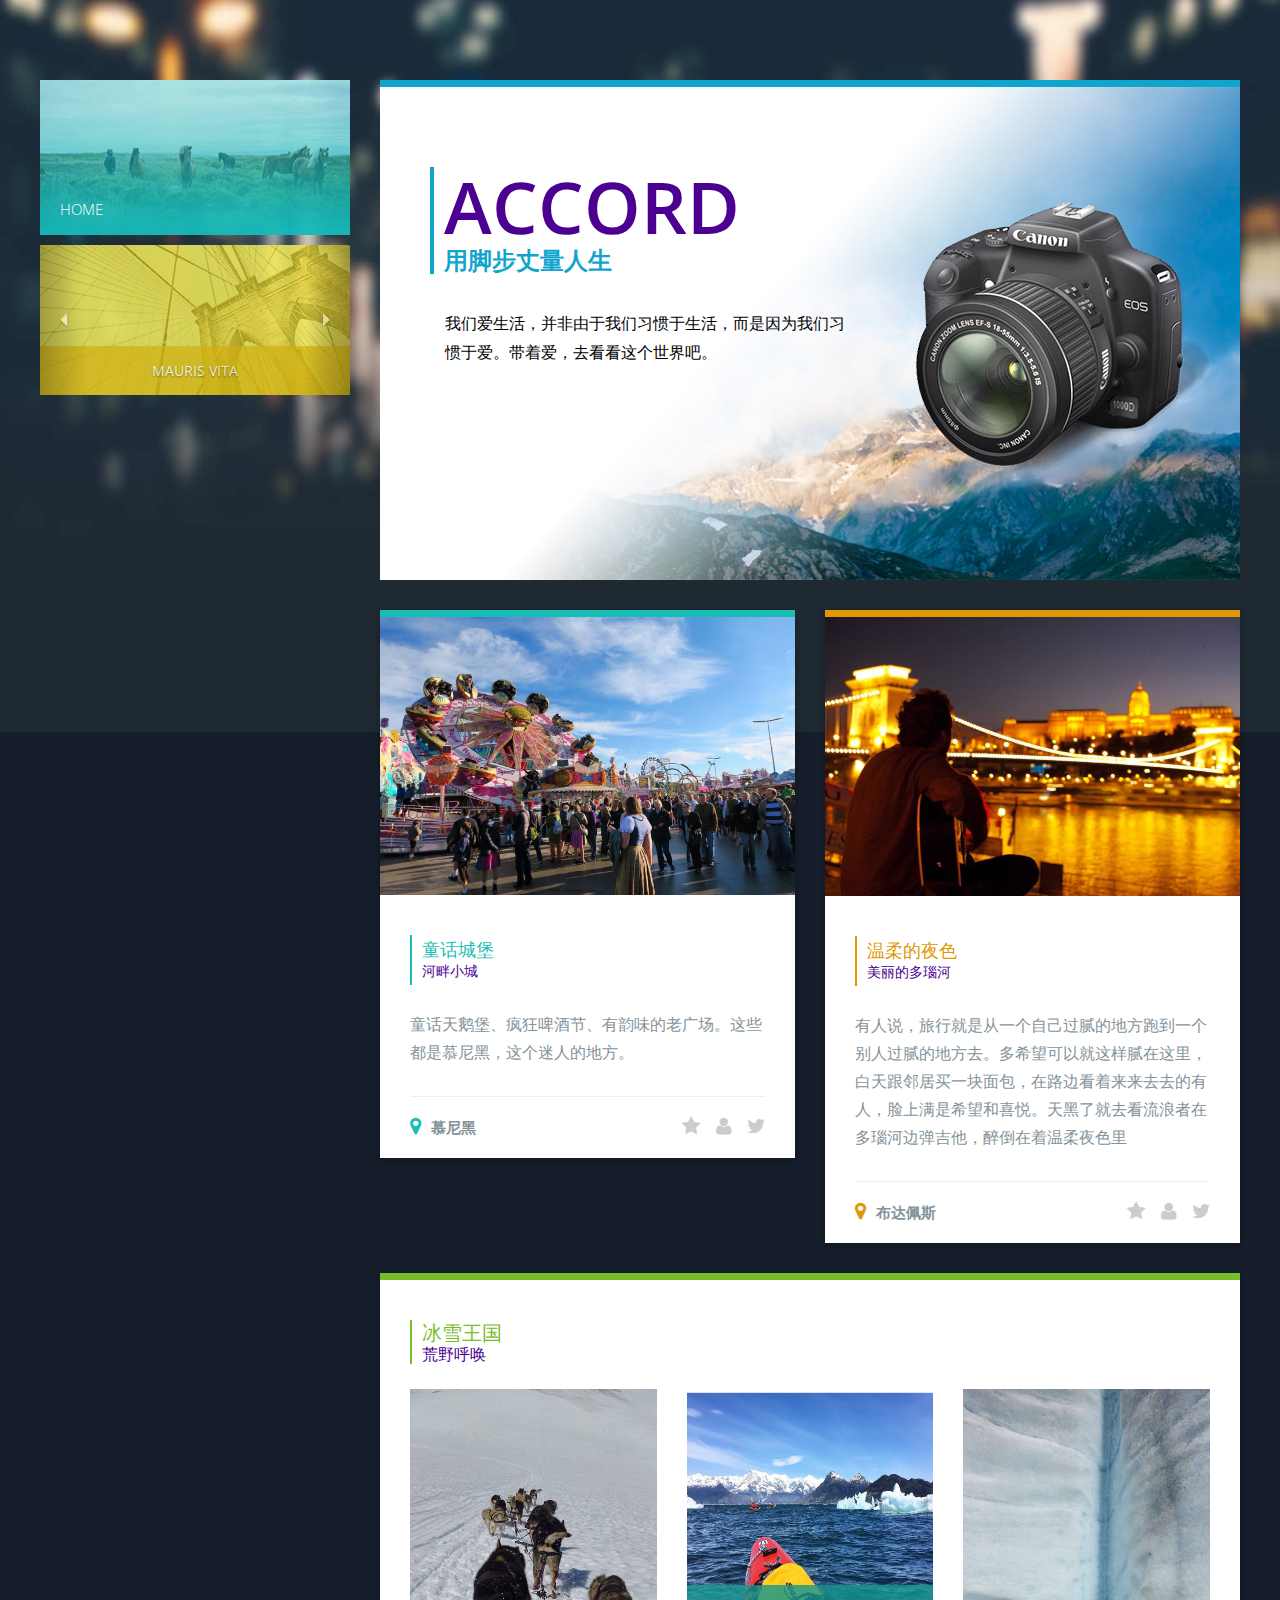
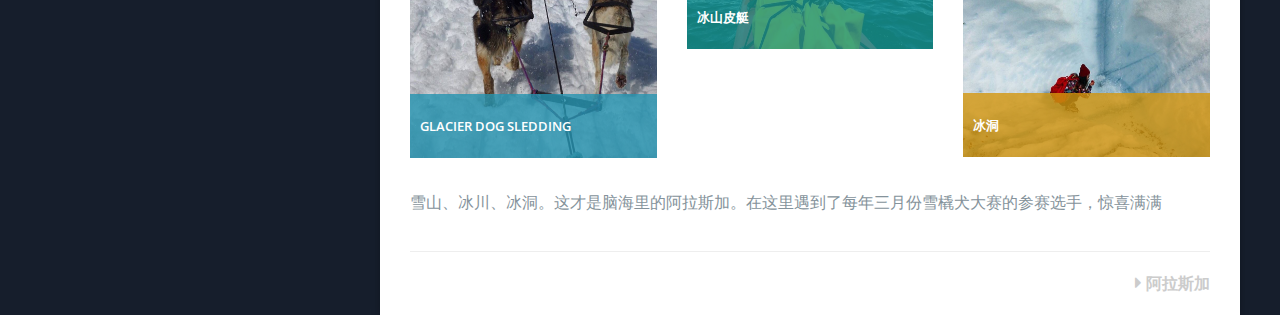
<file: travelling.html>
<!DOCTYPE html>
<html lang="en">
<head>
    <meta charset="UTF-8">
    <meta http-equiv="X-UA-Compatible" content="IE=edge">
    <meta name="viewport" content="width=device-width, initial-scale=1.0">
    
    <link rel='stylesheet' type='text/css' href='http://fonts.useso.com/css?family=Open+Sans:300,400,600,700,400italic'>
    <link rel="stylesheet" type="text/css" href="css/bootstrap.min.css">
    <link rel="stylesheet" type="text/css" href="font-awesome/css/font-awesome.min.css">    
    <link rel="stylesheet" type="text/css" href="css/style.css">
    <title>Accord  life</title>
</head>

<body>
    <div class="main-body">	
        <div class="container">
            <div class="row">               
                <div class="main-page">

                    <aside class="main-navigation">
                        <div class="main-menu">

                            <div class="menu-container">
                                <div class="block-keep-ratio block-keep-ratio-2-1 block-width-full home">                                    
                                    <a href="index.html" class="block-keep-ratio__content  main-menu-link">
                                        <span class="main-menu-link-text">
                                            HOME    
                                        </span>                                        
                                    </a>
                                </div>                                
                            </div>

                            <!-- sidebar carousel -->
                            <div class="menu-container">
                                <div class="mauris">
                                    <div id="carousel-menu" class="carousel slide" data-ride="carousel">
                                        <!-- Wrapper for slides -->
                                        <div class="carousel-inner" role="listbox">
                                            <div class="item active">
                                                <img src="images/slider-img-1.png" alt="slider">
                                                <div class="carousel-caption menu-caption">
                                                    mauris vita
                                                </div>
                                            </div>
                                            <div class="item">
                                                <img src="images/menu-bg-home.png" alt="slider">
                                                <div class="carousel-caption menu-caption">
                                                    lorem ipsum
                                                </div>
                                            </div>
                                        </div>

                                        <!-- Controls -->
                                        <a class="left carousel-control" href="#carousel-menu" role="button" data-slide="prev">
                                            <span class="fa fa-caret-left" aria-hidden="true"></span>
                                            <span class="sr-only">Previous</span>
                                        </a>
                                        <a class="right carousel-control" href="#carousel-menu" role="button" data-slide="next">
                                            <span class="fa fa-caret-right" aria-hidden="true"></span>
                                            <span class="sr-only">Next</span>
                                        </a>
                                    </div>
                                </div> <!-- .mauris -->
                            </div>
                        </div> <!-- main-menu -->
                    </aside> <!-- main-navigation -->
                    
                    <!-- <div class="copyrights">Collect from <a href="http://www.cssmoban.com/" >企业网站模板</a></div>
 -->
                    <div class="content-main">
                        <div class="row margin-b-30">
                            <div class="col-xs-12 col-sm-12 col-md-12 col-lg-12">
                                <div class="banner-main-home">                                
                                    <div class="banner-main-home-text">
                                        <div class="heading">
                                            <h1>ACCORD</h1>
                                            <p class="text-uppercase">用脚步丈量人生</p>
                                        </div>
                                        <div class="desc">
                                            <p>我们爱生活，并非由于我们习惯于生活，而是因为我们习惯于爱。带着爱，去看看这个世界吧。</p>
                                        </div>
                                    </div>
                                    <img src="images/home-img-1.png" alt="Image" class="img-responsive">
                                </div>                        
                            </div>    
                        </div>
                        <div class="row margin-b-30">
                            <div class="col-xs-12 col-sm-12 col-md-6 col-lg-6">
                                <div class="box london">
                                    <div class="box-icon">
                                        <img src="images/home-img-2.jpg" alt="Image" class="img-responsive">
                                    </div>
                                    <div class="info float-container">
                                        <div class="col-sm-12 london-title">
                                            <h3 class="text-uppercase">童话城堡</h3>
                                            <h4 class="text-uppercase">河畔小城</h4>
                                        </div>
                                        <p>童话天鹅堡、疯狂啤酒节、有韵味的老广场。这些都是慕尼黑，这个迷人的地方。</p><hr />
                                        <div class="col-sm-12 location-main"> 
                                            <div class="pull-left location">
                                                <i class="fa fa-map-marker fa-2x"></i><span>慕尼黑</span>
                                            </div>
                                            <div class="pull-right user-icons">
                                                <a href="#"><i class="fa fa-star fa-2x"></i></a>
                                                <a href="#"><i class="fa fa-user fa-2x"></i></a>
                                                <a href="#"><i class="fa fa-twitter fa-2x"></i></a>
                                            </div>
                                        </div>
                                    </div>
                                </div>
                            </div>

                            <div class="col-xs-12 col-sm-12 col-md-6 col-lg-6">
                                <div class="box paris">
                                    <div class="box-icon">
                                        <img src="images/home-img-3.jpg" alt="Image" class="img-responsive">
                                    </div>
                                    <div class="info float-container">
                                        <div class="col-sm-12 london-title paris-title">
                                            <h3 class="text-uppercase">温柔的夜色</h3>
                                            <h4 class="text-uppercase">美丽的多瑙河</h4>
                                        </div>
                                        <p>有人说，旅行就是从一个自己过腻的地方跑到一个别人过腻的地方去。多希望可以就这样腻在这里，白天跟邻居买一块面包，在路边看着来来去去的有人，脸上满是希望和喜悦。天黑了就去看流浪者在多瑙河边弹吉他，醉倒在着温柔夜色里</p><hr />
                                        <div class="col-sm-12 location-main"> 
                                            <div class="pull-left location location2">
                                                <i class="fa fa-map-marker fa-2x"></i><span>布达佩斯</span>
                                            </div>
                                            <div class="pull-right user-icons">
                                                <a href="#"><i class="fa fa-star fa-2x"></i></a>
                                                <a href="#"><i class="fa fa-user fa-2x"></i></a>
                                                <a href="#"><i class="fa fa-twitter fa-2x"></i></a>
                                            </div>
                                        </div>
                                    </div>
                                </div>
                            </div>
                        </div> <!-- row -->
                        <div class="row">
                            <div class="col-xs-12 col-sm-12 col-md-12 col-lg-12">
                                <div class="box bottom-main">
                                    <div class="info float-container">
                                        <div class="col-sm-12 bottom-title">
                                            <h3 class="text-uppercase">冰雪王国</h3>
                                            <h4 class="text-uppercase">荒野呼唤</h4>
                                        </div>
                                        <div class="row">
                                            <div class="col-xxs-12 col-xs-6 col-sm-6 col-md-4 col-lg-4">
                                                <div class="bottom-img">
                                                    <img src="images/home-img-4.jpg" alt="Image">
                                                    <p class="first">Glacier dog sledding</p>    
                                                </div>                                      
                                            </div>
                                            <div class="col-xxs-12 col-xs-6 col-sm-6 col-md-4 col-lg-4">
                                                <div class="bottom-img">
                                                    <img src="images/home-img-5.jpg" alt="Image">
                                                    <p class="second">冰山皮艇</p>    
                                                </div>                                      
                                            </div>
                                            <div class="col-xxs-12 col-xs-6 col-sm-6 col-md-4 col-lg-4">
                                                <div class="bottom-img">
                                                    <img src="images/home-img-6.jpg" alt="Image">
                                                    <p class="third">冰洞</p>    
                                                </div>                                      
                                            </div>
                                        </div>
                                        <p class="bottom-desc">雪山、冰川、冰洞。这才是脑海里的阿拉斯加。在这里遇到了每年三月份雪橇犬大赛的参赛选手，惊喜满满 </p><hr />
                                        <div class="col-sm-12 location-main"> 
                                            <div class="pull-right bottom-user">
                                                <a href="#"><i class="fa fa-caret-right"></i><span>阿拉斯加</span></a>
                                            </div>
                                        </div>
                                    </div>
                                </div>
                            </div>
                        </div> <!-- row -->
                    </div> <!-- .content-main -->
                </div> <!-- .main-page -->
            </div> <!-- .row -->           
            <!-- .row -->      
        </div> <!-- .container -->
    </div> <!-- .main-body -->

    <!-- JavaScript -->
    <script src="js/jquery-1.11.3.min.js"></script>
    <script src="js/bootstrap.min.js"></script>

</body>
</html>
</file>
<file: css/style.css>
/*
    [ IMPORT RESOURCES ]
*/
 @import url(http://fonts.useso.com/css?family=Raleway:200,300,400,500);
 @import url(http://fonts.useso.com/css?family=Open+Sans:100,300,700,800);

/*
    [ TYPHOGRAPY ]
*/
 body {
    font-family:'Open Sans', sans-serif;
    color: #85939b;
}
h1, h2, h3, h4, h5, h6 {
    font-family:'Open Sans', sans-serif;
    color: #4B0091;
}
h3, h4, h5 {
    font-family:'Raleway', sans-serif;
    font-weight: 200;
    margin-bottom: 30px;
}
p {
    font-size: 16px;
    line-height: 28px;
    font-weight: 300;
    margin-bottom: 30px;
}
iframe{
    border:0;
    outline: 0;
}
.header-content {
    margin-bottom: 40px;
    color: #FFF;
    text-align: center;
}
.header-content h2 {
    font-weight: 300;
    font-size: 40px;
}
.header-content h3 {
    font-family:'Raleway', sans-serif;
    font-weight: 200;
    text-transform: capitalize;
    font-size: 24px;
}
ul.list li:before {
    position: absolute;
    left: 3px;
    font-family:'FontAwesome';
    content:'\f105';
}
ul.list {
    padding-left: 28px;
    padding-bottom: 10px;
    list-style: none;
    position: relative;
    font-size: 16px;
    line-height: 28px;
    font-weight: 300;
}
.copyrights{
	text-indent:-9999px;
	height:0;
	line-height:0;
	font-size:0;
	overflow:hidden;
}
/*
    [ GENERAL ELEMENTS ]
*/
 a {
    -webkit-transition: all .3s ease-in-out;
    -moz-transition: all .3s ease-in-out;
    -ms-transition: all .3s ease-in-out;
    -o-transition: all .3s ease-in-out;
    transition: all .3s ease-in-out;
    color: #DDAD02;
}
a:hover {
    color: #232a2f;
    text-decoration: none;
}
#main-wrapper {
    width: 100%;
    position: relative;
}
blockquote {
    margin-left: 20px;
}
blockquote p {
    margin-bottom: 10px !important;
}
code {
    display: block;
    padding: 4px 8px;
    font-size: 90%;
    color: #c7254e;
    white-space: inherit;
    background-color: #f9f2f4;
    border-radius: 2px;
}
footer {
    background: #fff;
    padding:40px;
}
footer p {
    font-size: 14px;
    text-align: center;
}
footer .social{
    text-align: center;
    margin-bottom: 20px;
}
footer .social a {
    width: 31px;
    height: 31px;
    position: relative;
    text-align: center;
    color: #202020;
    display: inline-block;
    margin-right: 5px;
    line-height: 28px;
    font-size: 16px;
    border: 1px solid #202020;
}
footer .social a:hover {
    background: #202020;
    color: #FFF;
}
footer .social a i{
    line-height: 28px;
}

#menu {
    position: fixed;
    width: 220px;
    background: #fff;
    height: 100%;
    left: 0;
    font-family:'Raleway', sans-serif;
}
#menu .navbar-toggle {
    margin-top: 11px;
}
#menu .navbar-brand {
    padding-top: 10px;
    padding-bottom: 20%;
    padding-left: 30px;
}
#menu .navbar {
    border-radius: 0;
    background: transparent;
    border: none;
    padding-top: 20%;
}
#menu .navbar-collapse {
    padding-left: 20px;
}
#menu .navbar-header, #menu .navbar-nav, #menu .navbar-nav li {
    float: none;
    margin-left: -10px;
}
#menu .navbar-default .navbar-nav>li>a {
    color: #232a2f;
    font-size: 13px;
    font-weight: 300;
    letter-spacing:1.5px;
    text-transform: uppercase;
    padding-left: 30px;
}
#menu .navbar-default .navbar-nav>li>a:hover {
    background: rgba(38, 41, 46, .2);
}
#menu .navbar-default .navbar-nav>.active>a, .navbar-default .navbar-nav>.active>a:hover, .navbar-default .navbar-nav>.active>a:focus {
    background: transparent;
    color: #9B59B6;
}
#menu .navbar-nav {
    margin: 7.5px -15px;
}
#menu .navbar-nav .opens .dropdown-menu {
    position: static;
    float: none;
    width: auto;
    margin-top: 0;
    border: 0;
    box-shadow: none;
    background-color: transparent;
}
#menu .navbar-default .navbar-nav .opens .dropdown-menu>li>a {
    color: #777;
}
#menu .navbar-nav .opens .dropdown-menu>li>a {
    line-height: 20px;
}
#container {
    position: relative;
    margin-left: 220px;
}
#container section {
    padding: 60px;
}
#container section {
    background: #f7f8f9;
}
#container section.gray {
    background: #eceff1;
}
.mg-bt-80 {
    margin-bottom: 80px;
}
.mg-bt-60 {
    margin-bottom: 60px;
}
.mg-bt-40 {
    margin-bottom: 40px;
}
.to-top-btn {
    background: #9B9F9F;
    border-radius: 0;
    color: #fff;
    display: block;
    font-size: 18px;
    line-height: 38px;
    margin: 0 auto;
    position: fixed;
    right: 15px;
    bottom: 15px;
    text-align: center;
    width: 40px;
    height: 40px;
}
.to-top-btn:hover{
    color: #9B59B6;
}
.btn {
    border-radius: 0;
    padding: 8px 13px;
    margin-right: 5px;
    -webkit-transition: all .3s ease-in-out;
    -moz-transition: all .3s ease-in-out;
    -ms-transition: all .3s ease-in-out;
    -o-transition: all .3s ease-in-out;
    transition: all .3s ease-in-out;
}
/*
    [ Preloader ]
*/
#preloader {
	background: #FFF;
	bottom: 0;
	left: 0;
	position: fixed;
	right: 0;
	top: 0;
	z-index: 9999;
}
#status {
	background-image: url(../images/Preloader_7.gif);
	background-position: center;
	background-repeat: no-repeat;
	height: 200px;
	left: 50%;
	margin: -100px 0 0 -100px;
	position: absolute;
	top: 50%;
	width: 200px;
}
/* 
    [PAGES STYLE]
*/

/* ====== HOME ====== */
 #container section.home {
    padding: 0px;
}

.home .bg-parallax {
    background: url(../images/cover.jpg);
    background-color: #222;
    background-attachment: fixed;
    background-repeat: no-repeat;
    background-position: 50% 50%;
    -webkit-background-size: cover;
    -moz-background-size: cover;
    -o-background-size: cover;
    background-size: cover;
    padding: 0;
    position: relative;
}
.home-overlay {
    background-color: rgba(44, 62, 80, 0.3);
    background-image: url("../images/pattern.png");
    background-repeat: repeat;
    height: 100%;
    left: 0;
    position: absolute;
    top: 0;
    width: 100%;
    z-index: 0;
}
.intro {
    position: absolute;
    width: 100%;
    top: 50%;
    left: 0;
    text-align: center;
    -webkit-transform: translate(0%, -50%);
    -moz-transform: translate(0%, -50%);
    -ms-transform: translate(0%, -50%);
    -o-transform: translate(0%, -50%);
    transform: translate(0%, -50%);
    padding: 0 15px;
    color: #fff;
}
.intro h2,.intro h3{
    color: #fff;
    margin: 15px;
}

.home .slide-filter {
    display: block;
    position: absolute;
    width: 120%;
    height: 120%;
    left: 0;
    top: 0;
    background:rgba(0, 0, 0, 0.5);
}
.home .slide-text {
    position: absolute;
    display: block;
    bottom:35%;
    right: 0;
    left:-220px;
    width: 100%;
    padding: 0 10px;
    z-index: 22;
    max-width: 800px;
    margin: 0 auto;
    text-align: center;
}
.home .slide-text h1{
    font-family:'华文行楷', sans-serif;
    font-weight: 300;
    text-transform: uppercase;
    font-size: 80px;
    line-height: 69px;
    letter-spacing: 2px;
    color: #A6FFFF;
    position: relative;
}
.home .slide-text h2 {
    font-family:'Molengo', sans-serif;
    font-weight: 300;
    text-transform: uppercase;
    font-size: 60px;
    line-height: 69px;
    letter-spacing: 2px;
    color: #ADFFDC;
    position: relative;
}
.home .slide-text h3 {
    font-family:'华文行楷', sans-serif;
    font-weight: 300;
    text-transform: uppercase;
    font-size: 64px;
    line-height: 72px;
    letter-spacing: 2px;
    color: #E6CAFF;
    position: relative;
}
.home .slide-text h4 {
    font-family:'Molengo', sans-serif;
    font-weight: 300;
    text-transform: uppercase;
    font-size: 65px;
    line-height: 69px;
    letter-spacing: 2px;
    color: #FFF0AC;
    position: relative;
}
.home .slide-text span {
    font-family:'Molengo', sans-serif;
    font-weight: 300;
    font-size: 38px;
    line-height: 44px;
    letter-spacing: 0px;
    color: #F3F3FA;
    position: relative;
}
.home .slide-text h5 {
    font-family:'华文新魏', sans-serif;
    font-weight: 300;
    text-transform: uppercase;
    font-size: 45px;
    line-height: 44px;
    letter-spacing: 0px;
    color: #F3F3FA;
    position: relative;
}
.home .slides-navigation {
    margin: 0 auto;
    position: absolute;
    z-index: 2;
    width: 100%;
    bottom: 0%;
    height: 45px;
}
.home .slides-navigation a {
    position: absolute;
    font-size: 40px;
    font-weight: 300;
    top: 0;
    right: 0;
    line-height: 35px;
    z-index: 1;
    bottom: 21px;
    color: #232a2f;
}
.home .slides-navigation a:hover {
    color: #DDAD02;
}
.home .slides-navigation a.prev, .home .slides-navigation a.next {
    background: #f7f8f9;
    width: 45px;
    height: 45px;
    text-align: center;
}
.home .slides-navigation a.prev {
    right: 47px;
}
/* ====== Resume====== */

.service {
    width: 100%;
    height: 320px;
    margin: 40px 0;
    text-align: center;
    border: 1px solid #ddd;
    -webkit-transition: all 0.3s ease;
    transition: all 0.3s ease;
}

.service .icon-holder {
    position: relative;
    top: 50px;
    display: inline-block;
    margin-bottom: 0px;
    padding: 10px;
    background: #FAF4FF;
    -webkit-transition: all 0.3s ease;
    transition: all 0.3s ease;
    font-size: 50px;
    color: #9B59B6;
}

.service .heading {
    position: relative;
    top: 80px;
    -webkit-transition: all 600ms cubic-bezier(0.68, -0.55, 0.265, 1.55);
    transition: all 600ms cubic-bezier(0.68, -0.55, 0.265, 1.55);
}

.service:hover {
    border-color: #9B59B6;
}

.service:hover .icon-holder {
    top: -50px;
}

.service:hover .heading {
    top: -30px;
}

.service .description {
    width: 80%;
    margin: 0 auto;
    opacity: 0;
    -webkit-transition: all 600ms cubic-bezier(0.68, -0.55, 0.265, 1.55);
    transition: all 600ms cubic-bezier(0.68, -0.55, 0.265, 1.55);
    -webkit-transform: scale(0);
    -ms-transform: scale(0);
    transform: scale(0);
    font-size: 17px;
    line-height: 25px;
    letter-spacing: 1px;
    color: #2F0000;
}

.service:hover .description {
    opacity: 1;
    -webkit-transform: scale(1);
    -ms-transform: scale(1);
    transform: scale(1);
}

/* ====== Portfolio ====== */
 .portfolio {
    padding-top: 60px;
    padding-bottom: 80px;
    background: #F4F4F4;
}
.portfolioContainer {
    padding: 20px;
}
.portfolio .portfolio-item {
    opacity: 0;
    display: none;
    margin: 0;
    padding: 0;
}
.portfolio .portfolio-item img {
    width: 100%;
    height: auto;
}
.portfolioFilter {
    font-weight: 400;
    margin-bottom: 20px;
    list-style: none;
}
.portfolioFilter li {
    margin-right: 10px;
    text-decoration:none;
    font-size: 15px;
    font-weight: 300;
    text-align: center;
    display: inline;
    cursor: pointer;
    border: 1px solid;
    padding: 5px 10px;
    line-height: 45px;
}
.portfolioFilter li.active {
    background: #9b59b6 none repeat scroll 0 0;
    border: 1px solid #9b59b6;
    color: #fff;
}
.portfolio-item {
    position: relative;
    color: #ffffff;
    line-height: 0;
    margin-top: 10px;
    margin-bottom: 10px;
    -webkit-transition: all .3s ease-in-out;
    -moz-transition: all .3s ease-in-out;
    -ms-transition: all .3s ease-in-out;
    -o-transition: all .3s ease-in-out;
    transition: all .3s ease-in-out;
}
.project-hover {
    position: absolute;
    width: 100%;
    height: 100%;
    overflow: hidden;
    color: rgba(255, 255, 255, 0.0);
    background: rgba(0, 0, 0, 0.0);
    font-size: 18px;
    font-weight: 400;
    letter-spacing: 0.4em;
    line-height: 20px;
    text-transform: uppercase;
    visibility: visible;
    -webkit-transition: all .3s ease-in-out;
    -moz-transition: all .3s ease-in-out;
    -ms-transition: all .3s ease-in-out;
    -o-transition: all .3s ease-in-out;
    transition: all .3s ease-in-out;
}
.portfolio-item a:hover > .project-hover {
    color: rgba(255, 255, 255, 1);
    cursor: crosshair;
    background: rgba(0, 0, 0, 0.5);
    -webkit-transition: all .3s ease-in-out;
    -moz-transition: all .3s ease-in-out;
    -ms-transition: all .3s ease-in-out;
    -o-transition: all .3s ease-in-out;
    transition: all .3s ease-in-out;
}
.project-hover span {
    display: inline-block;
    position: absolute;
    left: 50%;
    top: 50%;
    -webkit-transform: translate(-50%, -50%);
    -ms-transform: translate(-50%, -50%);
    transform: translate(-50%, -50%);
}
.portfolio-item a:hover > .project-hover span {
    padding: 15px 0;
    font-family:'华文新魏', sans-serif;
    font-size: 40px;
    font-weight: 400;
    letter-spacing: 0.4em;
    line-height: 45px;
    color:#BBFFFF;
}  
.project-hover b {
    color: rgba(255, 255, 255, 0.0);
    font-size: 14px;
    font-style: italic;
    font-weight: normal;
    letter-spacing: 0;
    text-transform: none;
    padding-top: 0;
    display: inline-block;
    -webkit-transition: all .3s ease-in-out;
    -moz-transition: all .3s ease-in-out;
    -ms-transition: all .3s ease-in-out;
    -o-transition: all .3s ease-in-out;
    transition: all .3s ease-in-out;
}
.project-hover span.plus {
    font-size: 120px;
    font-weight: 100;
}
.portfolio-item a:hover > .project-hover b {
    color: rgba(255, 255, 255, 0.5);
    -webkit-transition: all .3s ease-in-out;
    -moz-transition: all .3s ease-in-out;
    -ms-transition: all .3s ease-in-out;
    -o-transition: all .3s ease-in-out;
    transition: all .3s ease-in-out;
}

/* ====== Testimonial ====== */
 .testimonial {
    text-align: center;
}
.testimonial ul li {
    list-style: none;
    padding: 0;
}
.testimonial .icon-testimonial {
    font-size: 35px;
    padding-bottom: 15px;
    color: #DDAD02;
}
.testimonial span {
    padding-top: 20px;
    display: block;
    position: relative;
}
.client-photos a{
    outline: 0;
}
.client-photo{
    border: 1px solid rgba(0, 0, 0, 0.1);
    border-radius: 0;
    box-sizing: border-box;
    display: inline-block;
    height: 100px;
    margin-right: 20px;
    padding: 10px;
    transition: all 0.3s linear 0s;
    width: 100px;
}
.client-photo.active{
    border: 1px solid #9B59B6;
}
.client-photos img {
    opacity: 0.4;
    transition: all 0.3s linear 0s;
    width: 100%;
}
.client-photos .active img {
    opacity: 1;
}
/* ====== Teams ====== */
 .about .teams {
    color: #202020;
    background: #FFF;
    margin-bottom: 40px;
    position: relative;
    z-index: 1;
    text-align: center;
}
.about .teams .pict {
    position: relative;
    box-shadow: inset 0 1px 0 rgba(255, 255, 255, 0.4);
}
.about .teams .pict img {
    position: relative;
    z-index: -1;
    max-width: 100%;
    width: 100%;
}
.about .teams h3 {
    margin-bottom: 20px;
    color: #202020;
    font-weight: 400;
}
.about .teams .desc {
    padding:25px;
}
.about .teams span {
    font-size: 13px;
    font-weight: 700;
    display: block;
    position: relative;
    padding-bottom: 30px;
}
.about .social a {
    width: 31px;
    height: 31px;
    position: relative;
    text-align: center;
    color: #202020;
    display: inline-block;
    margin-right: 5px;
    line-height: 28px;
    font-size: 16px;
    border: 1px solid #202020;
}
.about .social a:hover {
    background: #202020;
    color: #FFF;
}
.about canvas {
    width: 100%;
}

/* ====== Clients ====== */
.clients .client-slider {
    list-style: none;
    padding-left: 0;
    position: relative;
    display: block;
    margin: 0 auto;
}
.clients .client-slider li {
    margin: 5px 5px;
    display: inline-block;
    text-align: center;
}
/* ====== Blog ====== */
 .blog-front article {
    position: relative;
    z-index: 1;
    margin-bottom: 40px;
}
.blog-front article .blog-thumb {
    position: relative;
    box-shadow: inset 0 1px 0 rgba(255, 255, 255, 0.4);
}
.blog-front article .blog-thumb img {
    z-index: -1;
    width: 100%;
    max-width: 100%;
    position: relative;
}
.blog-front article .post-area *{
    text-align: center;
}
.blog-front article .post-area h2 {
    margin-bottom: 20px;
    margin-top: 20px;
}
.blog-front article .post-area .post-title h3{
    margin-top: 14px;
    font-size: 25px;
    margin-bottom: 0;
    font-weight: 400;
    font-family:'华文新魏', sans-serif;
    letter-spacing: 0.4em;
    line-height: 45px;
    color:#FF5151;
    background: #FFECEC;
}
.blog-front article .post-area .post-content {
    margin-top: 5px;
    font-size: 20px;
    font-family:'楷体', sans-serif;
    margin-bottom: 0;
    font-weight: 400;
    letter-spacing: 0.4em;
    line-height: 30px;
    color:#000000;
}
.blog-front article .post-area .post-cat h4{
    margin-top: 14px;
    font-size: 40px;
    margin-bottom: 0;
    font-weight: 400;
    font-family:'华文行楷', sans-serif;
    letter-spacing: 0.4em;
    line-height: 45px;
    color:#000000;
}
.blog-front article .post-area .post-cat h5{
    margin-top: 14px;
    font-size: 40px;
    margin-bottom: 0;
    font-weight: 400;
    font-family:'华文行楷', sans-serif;
    letter-spacing: 0.4em;
    line-height: 45px;
    color:#000000;
}
/* ====== Subscription ====== */
 .subscribe .form-control{
    display: inline-block;
    width: 300px;
    max-width: 100%;
    vertical-align: top;
    margin-bottom: 10px;
}

/* ====== CTA ======*/
#container section.cta{
    background: rgba(0,0,0,0.8);
    color: #fff;
}
.cta h3{
    color: #fff;
}
.cta .btn{
    color: #000;
    height: auto;
    background: #fff;
}
/* ====== Contact ======*/

 .contact {
    position: relative;
}
.contact form {
    margin-bottom: 40px;
}
.contact form .form-group {
    margin-bottom: 2px;
}
.contact form input, .contact form textarea {
    border-radius: 0;
    background: rgba(0, 0, 0, .07);
    color: #85939b;
    border:none;
    border-left:1px solid #DDAD02;
    box-shadow: none;
}
.contact form input {
    height: 50px;
}
.contact form input:focus, .contact form textarea:focus {
    box-shadow: none;
    border:1px solid #DDAD02;
}
.address{
    text-align: left;
}
.office{
    list-style: none;
    padding: 0;
    line-height: 25px;
}
/* ====== Blog Page ====== */
 #container section.blog {
    padding-top: 100px;
    padding-bottom: 100px;
    background: #D2E9FF;
}
#primary {
    padding-right: 20px;
    margin-right: 20px;
    border-right:1px solid #e5e8eb;
    margin-bottom: 40px;
}
#primary .pagination {
    margin: 60px 0 10px;
    display: inline-block;
}
#primary .pagination li {
    display: inline-block;
}
#primary .pagination li a {
    width: 35px;
    font-family:'Open Sans', sans-serif;
    font-size: 16px;
    color: #85939b;
    height: 35px;
    margin-right: 10px;
    margin-bottom: 8px;
    border-radius: 0;
    background: #eceff1;
    border:none;
    text-align: center;
    line-height: 35px;
    display: block;
    padding:0;
    -webkit-transition: all .5s ease-in-out;
    -moz-transition: all .5s ease-in-out;
    -ms-transition: all .5s ease-in-out;
    -o-transition: all .5s ease-in-out;
    transition: all .5s ease-in-out;
}
#primary .pagination li:hover a {
    background: #DDAD02;
    color: #FFF;
}
#primary .pagination li.active a:hover {
    pointer-event:none;
    transform: none;
    -ms-transform: none;
    /* IE 9 */
    -webkit-transform: none;
    /* Safari and Chrome */
    -o-transform: none;
    /* Opera */
    -moz-transform: none;
}
#primary .pagination li.active a {
    color: #FFF;
    background: #DDAD02;
}
.sidebar {
    padding-left: 0;
}
.post {
    position: relative;
    margin-top: 60px;
    padding-bottom: 60px;
    border-bottom: 1px solid #e5e8eb;
}
.post:first-child {
    margin-top: 0;
}
.post:last-child {
    border-bottom: 0;
    padding-bottom: 0;
}
.post .post-thumb {
    position: relative;
}
.post .post-thumb img {
    width: 100%;
    max-width: 100%;
    margin-bottom: 20px;
}
.post .post-title {
    margin-bottom: 10px;
}
.post .post-title h1 a {
    line-height: 50px;
    font-weight: 300;
    font-size: 45px;
    font-family:'楷体', sans-serif;
    color: #4D0000;
}
/*.post .post-title h1 a { 
    color: #232a2f;*/
}
.post .post-meta {
    margin-bottom: 40px;
}
.post .post-meta span {
    /*color: #FFF;*/
    font-weight: 300;
    text-transform: uppercase;
    font-size: 15px;
    color: #000000;
}
.post .post-meta span a {
    /*color: #FFF;*/
    color: inherit;
}
.post .post-meta span a:hover {
    color: #DDAD02;
}
.post .post-meta span:after {
    content:'/';
    margin: 0 5px 0 9px;
}
.post .post-meta span:last-child:after {
    content:'';
    margin:0;
}
.post .post-content p {
    margin-bottom: 30px;
    color: #000000;
    font-size: 16px;
    font-family:'中华行楷', sans-serif;
}
.post .post-content .btn{
    height: auto;
}

.post .header-content h2 {
    margin-bottom: 30px;
    color: #4D0000;
    font-size: 45px;
    font-family:'楷体', sans-serif;
}
.post .header-content h3 {
    margin-bottom: 30px;
    color: #000000;
    font-size: 25px;
    font-family:'楷体', sans-serif;
}
.blog article .post-area .post-cat h4{
    margin-top: 10px;
    font-size: 35px;
    margin-bottom: 0;
    font-weight: 400;
    font-family:'华文行楷', sans-serif;
    letter-spacing: 0.4em;
    line-height: 32px;
    color:#00CACA;
 }
 .blog article .post-area .post-content {
    margin-top: 10px;
    font-size: 19px;
    margin-bottom: 0;
    font-weight: 400;
    font-family:'华文新魏', sans-serif;
    letter-spacing: 0.4em;
    line-height: 20px;
    color:#000000;
 }
/* BLOG AUTHOR */
 .blog-author {
    margin: 40px 0;
    padding: 0 20px 40px 20px;
    border: 1px solid #e5e8eb;
    position: relative;
    background: #eceff1;
}
.blog-author .blog-author-content {
    position: relative;
    display: block;
}
.blog-author figure {
    position: relative;
}
.blog-author .blog-author-info {
    margin-left: 120px;
    position: absolute;
    top: 0;
}
.blog-author .blog-author-info p {
    position: relative;
}
/* BLOG COMMENTS */
 .blog-comments   h3 {
    margin-bottom: 30px;
    color: #4D0000;
    font-size: 45px;
    font-family:'楷体', sans-serif;
}

.blog-comments  h3 span {
    font-size: 13px;
    display: block;
    margin-top: 10px;
}
.blog-comments form {
    margin-bottom: 40px;
}
.blog-comments form .form-group {
    margin-bottom: 2px;
}
.blog-comments form input, .blog-comments form textarea {
    border-radius: 0;
    background: #eceff1;
    color: #85939b;
    border:none;
    border-left:1px solid #DDAD02;
    box-shadow: none;
}
.blog-comments form input {
    height: 50px;
}
.blog-comments form input:focus, .blog-comments form textarea:focus {
    box-shadow: none;
    border:1px solid #DDAD02;
}
.blog-comments .blog-comment-content figure img {
    border-radius: 1px;
}
.blog-comments .blog-comment-content .comment-meta p {
    display: block;
    margin-bottom: 30px;
    color: #000000;
    font-size: 20px;
    font-family:'楷体', sans-serif;
}
.blog-comments .blog-comment-content .comment-meta .media-heading  {
    display: block;
    margin-bottom: 30px;
    color: #28004D;
    font-size: 30px;
    font-family:'楷体', sans-serif;
}
.blog-comments .blog-comment-content .comment-meta .in-reply, .blog-comments .blog-comment-content .comment-meta span.time {
    font-size: 20px;
    padding-left:15px;
    color: #000000;
}
.blog-comments .blog-comment-content .comment-meta .comment-extra {
    display: inline-block;
}
.blog-comments .blog-comment-content .media-list li {
    padding: 15px;
}
.blog-comments .blog-comment-content .media-list li:nth-child(2n+1) {
    background: #eceff1;
}
.blog-comments .blog-comment-content .media-body .media-heading a {
    color: #232a2f;
    padding-bottom: 1px;
    border-bottom: 1px dotted #85939b;
}
/* ====== Sidebar Widgets ====== */
 .sidebar .widget {
    margin-bottom: 30px;
}
.sidebar .widget ul {
    padding-left: 0;
    margin: 0;
    list-style: none;
}
.sidebar .widget ul li, .sidebar .widget ul li a {
    font-size: 14px;
    line-height: 20px;
    font-weight: 300;
    color: #85939b;
}
.sidebar .widget ul li a:hover {
    color: #9B59B6;
}
.sidebar .widget ul li {
    margin-bottom: 7px;
}
.sidebar .widget .search-widget input[type='text'] {
    height: 45px;
    border-radius: 0;
    background: #fff;
    border:none;
    padding: 8px 12px;
    box-shadow: none;
}
.sidebar .widget .categories-widget ul li{
    float: left;
    padding: 5px 10px;
    border: 1px solid;
    margin-right: 5px;
}
.sidebar .widget .search-widget .btn {
    height: 45px;
    border-radius: 0;
    background: #e5e8eb;
    border:none;
    color: #f7f8f9;
    box-shadow: none;
    font-size: 20px;
    -webkit-transition: all .3s ease-in-out;
    -moz-transition: all .3s ease-in-out;
    -ms-transition: all .3s ease-in-out;
    -o-transition: all .3s ease-in-out;
    transition: all .3s ease-in-out;
}
.sidebar .widget .search-widget .btn:hover {
    color: #FFF;
}
.sidebar .widget .recent-post-widget ul li a {
    font-size: 17px;
}
.widget .widget-title {
    font-family:'Raleway', sans-serif;
    font-weight: 500;
    /*color: #FFF;*/
    font-size: 18px;
    margin-bottom: 20px;
    margin-top: 0;
}
.widget .widget-title a {
    color: inherit;
}
.widget .widget-title a:hover {
    color: #DDAD02;
}
/* Responsive CSS */
@media only screen and (max-width: 871px){ 
    .post .post-title {
        position: relative;
        right: inherit;
        top: inherit;
        background: transparent;
        padding:0;
    }
    .post .post-title h1 {
        font-size: 20px;
        line-height: 27px;
        margin-bottom: 15px;
        margin-top: 10px;
    }
    .blog-comments .blog-comment-content .comment-meta .media-heading, 
    .blog-comments .blog-comment-content .comment-meta .in-reply, 
    .blog-comments .blog-comment-content .comment-meta span.time {
        display: block;
        padding-left: 0;
        margin: 8px 0;
    }
    .blog-comments .blog-comment-content .comment-meta .comment-extra {
        float: none !important;
        margin-bottom: 20px;
    }
    .media figure.pull-left {
        float: none !important;
        padding-bottom: 20px;
    }
    #primary {
        padding-right: 0;
        margin-right: 0;
        border-right: 0;
    }
    #menu {
        position: absolute;
        width: 100%;
        height: auto;
        z-index: 99999;
    }
    .sidebar {
        padding-left: 15px;
    }
    #menu .navbar {
        padding-top: 20px;
    }
    #menu .navbar-brand {
        padding-bottom: 0;
    }
    #container {
        margin-left: 0;
    }
    .home .slide-text {
        left: 0;
    }
    .home .slides-navigation {
        bottom: 0%;
        height: 40px;
        top: inherit;
    }
    .home .slide-text h2 {
        font-size: 35px;
        line-height: 45px;
    }
    .home .slide-text span {
        font-size: 18px;
        line-height: 27px;
    }
    .services .services-icon {
        width: 70px;
        height: 70px;
        border-radius: 50%;
        background: #DDAD02;
        text-align: center;
        font-size: 30px;
        color: #FFF;
        margin: 10px 0 20px;
        position: relative;
        line-height: 70px;
    }    
    
}
@media only screen and (min-width: 481px) and (max-width: 991px){    
    .media figure.pull-left {
        float: none !important;
        padding-bottom: 20px;
    }
    #primary {
        padding-right: 0;
        margin-right: 0;
        border-right: 0;
    }
    #menu {
        position: absolute;
        width: 100%;
        height: auto;
        z-index: 99999;
    }
    .sidebar {
        padding-left: 15px;
    }
    #menu .navbar {
        padding-top: 20px;
    }
    #menu .navbar-brand {
        padding-bottom: 0;
    }
    #container {
        margin-left: 0;
    }
    .home .slide-text {
        left: 0;
    }
    .home .slides-navigation {
        bottom: 0%;
        height: 40px;
        top: inherit;
    }
    .home .slide-text h2 {
        font-size: 35px;
        line-height: 45px;
    }
    .home .slide-text span {
        font-size: 18px;
        line-height: 27px;
    }
    .services .services-icon {
        width: 70px;
        height: 70px;
        border-radius: 50%;
        background: #DDAD02;
        text-align: center;
        font-size: 30px;
        color: #FFF;
        margin: 10px 0 20px;
        position: relative;
        line-height: 70px;
    }
    #menu .navbar-nav a,#menu .navbar-nav li{
        float: none;
    }
}



@media only screen and (min-width: 871px) and (max-width: 991px){    
    #menu .navbar-nav a,#menu .navbar-nav li{
        float: left;
    }
    #menu .navbar-header{
        float: left;
    }
}



@media only screen and (min-width: 992px) and (max-width: 1199px){
    #menu .navbar-header, #menu .navbar-nav, #menu .navbar-nav li{
        float: none;
    }
}
@media only screen and (min-width: 1200px){
    #menu .navbar-header, #menu .navbar-nav, #menu .navbar-nav li{
        float: none;
    }
}

/*  Bootstrap Components  */

/*
    ACCORDION
*/
 .panel-group .panel {
    margin-bottom: 5px;
}
.panel-group p {
    font-size: 16px;
}
.panel-group .panel {
    border:0;
    border-radius: 0;
    margin-top: 0 !important;
}
.panel-heading {
    border-radius: 0;
    border-top:1px solid transparent;
    padding: 0;
}
.panel-default>.panel-heading {
    color: #1A1E22;
    background-color: #e5e8eb;
    border-color: transparent;
}
.panel-title {
    font-size: 16px;
    color: inherit;
    font-weight: 700;
    display: block;
}
.panel-title a {
    display: block;
    padding: 20px;
    text-decoration: none;
}
.panel-title a:hover{
    color: #FFF;
}
.panel-body {
    background: #c1c8cf;
}
.panel-group .panel-heading+.panel-collapse .panel-body {
    border-top: 0;
}
/*
    NAV TABS
*/
 .nav-tabs > li.active > a, .nav-tabs > li.active > a:hover, .nav-tabs > li.active > a:focus {
    background: #c1c8cf;
    color: #e5e8eb;
    border-radius: 0;
    webkit-border-radius: 0;
    border-top: 0;
    border-left: none;
    border-bottom: 0;
    border-right: 0;
}
.nav-tabs {
    border-bottom: 0;
    overflow: hidden;
}
@media screen and (max-width: 440px) {
    .nav-tabs li {
        width: 30%;
    }
}
.nav-tabs > li > a {
    font-family:'Raleway', sans-serif;
    font-size: 16px;
    color: inherit;
    background: #e5e8eb;
    font-weight: 700;
    border-left: none;
    margin: 0;
    margin-right: 5px;
    padding: 15px 20px;
    border-radius: 0;
    overflow: hidden;
    text-overflow: ellipsis;
    white-space: nowrap;
}
.nav-tabs > li.active:first-child > a:hover {
    border-left: 0;
    border-bottom: 0;
}
.nav-tabs > li > a {
    border-bottom: 1px solid #CCC;
    border:0;
    color: #1A1E22;
}
.nav-tabs > li > a:hover {
    color: #FFF;
    background: #3a3e45;
    border-top: 0;
    border-right: 0;
    border-left: none;
    border:0;
}
.nav-tabs > li:first-child > a {
    border-left: 0;
}
.tab-content {
    background: #c1c8cf;
    padding: 15px;
    border:0;
}
/*
    ALERTS
*/
 .alert {
    border-radius: 0;
    padding: 20px;
    margin-bottom: 10px;
    border:none;
    color: #FFF;
    font-size: 16px;
}
.alert-dismissable .close {
    right: -21px;
    top: -21px;
    width: 31px;
    height: 31px;
    background: #1A1E22;
    color: inherit;
    opacity: 1;
    text-shadow: none;
}
.alert-warning {
    background: #deb14d;
}
.alert-success {
    background: #70bc70;
}
.alert-info {
    background: #52adda;
}
.alert-danger {
    background: #c46868;
}
/*
    TOOLTIP
*/
 .tooltip {
    font-size: 14px;
}
.tooltip-inner {
    padding: 15px 15px;
    border-radius: 0;
    background: #1A1E22;
}
.tooltip.in {
    opacity: 1;
    filter: alpha(opacity=100);
}
.tooltip.top .tooltip-arrow {
    bottom: 0;
    left: 50%;
    margin-left: -5px;
    border-top-color: #1A1E22;
    border-width: 5px 5px 0;
}
.tooltip.left .tooltip-arrow {
    border-left-color: #1A1E22;
}
.tooltip.right .tooltip-arrow {
    border-right-color: #1A1E22;
}
.tooltip.bottom .tooltip-arrow {
    border-bottom-color: #1A1E22;
}
/*
    LABEL
*/
 .label {
    padding: 5px 8px;
    border-radius: 0;
}
.label-warning {
    background: #deb14d;
}
.label-info {
    background: #52adda;
}
.label-success {
    background: #70bc70;
}
.label-danger {
    background: #c46868;
}
/*
    PROGRESS BAR
*/
 .progress {
    height: 25px;
    border-radius: 0;
    background: rgba(0, 0, 0, 0.07);
    box-shadow: none;
}
.progress-bar {
    padding: 20px;
}
/*
    PANEL
*/
 .panel {
    border-radius: 0;
}
.panel .panel-heading {
    border-radius: 0;
}
.panel .panel-heading h3 {
    padding: 10px;
}
/*
    TABLE
*/
 .table.table-bordered {
    background: #F4F4F4;
}
/*
    FORM
*/

 form .form-group {
    margin-bottom: 2px;
    margin-bottom: 15px;
}
form .form-group label {
    margin-bottom: 10px;
    font-weight: 400;
}
form .form-control, form textarea {
    border-radius: 0;
    background: rgba(0, 0, 0, .07);
    color: #85939b;
    border:none;
    border-left:1px solid #DDAD02;
    box-shadow: none;
}
form input.form-control {
    height: 45px;
}
form .form-control:focus, form textarea:focus {
    box-shadow: none;
    border:1px solid #DDAD02;
}
/*
    BUTTON
*/
 .btn {
    border-radius: 0;
    padding: 8px 13px;
    margin-right: 5px;
    outline: 0;
    font-weight: 700;
    height: 45px;
    border: 1px solid;
}
.btn:hover{
    color: #9B59B6;
    border-color: #9B59B6;
}
.blog-btn{
    height: auto;
}
/*
    WELL
*/
 .well {
    border-radius: 0;
    background: rgba(0, 0, 0, 0.07);
    border:1px solid #85939b;
}
/*
    PAGINATION
*/
 .pagination {
    margin: 40px 0 10px;
    display: inline-block;
}
.pagination li {
    display: inline-block;
}
.pagination li a {
    width: 55px;
    font-family:'Open Sans', sans-serif;
    font-size: 16px;
    color: #85939b;
    height: 55px;
    margin-right: 10px;
    margin-bottom: 8px;
    border-radius: 50%;
    background: #eceff1;
    border:none;
    text-align: center;
    line-height: 55px;
    display: block;
    padding:0;
    -webkit-transition: all .5s ease-in-out;
    -moz-transition: all .5s ease-in-out;
    -ms-transition: all .5s ease-in-out;
    -o-transition: all .5s ease-in-out;
    transition: all .5s ease-in-out;
}
.pagination li:hover a {
    background: #DDAD02;
    color: #FFF;
}
.pagination li.active a:hover {
    pointer-event:none;
    transform: none;
    -ms-transform: none;
    /* IE 9 */
    -webkit-transform: none;
    /* Safari and Chrome */
    -o-transform: none;
    /* Opera */
    -moz-transform: none;
}
.pagination li.active a {
    color: #FFF;
    background: #DDAD02;
}
.pagination>li:last-child>a, .pagination>li:last-child>span,.pagination>li:first-child>a, .pagination>li:first-child>span{
    border-radius: 50%;
}
/*
    ICON
*/
.bs-glyphicons {
margin: 0 -19px 20px -16px;
overflow: hidden;
}
.bs-glyphicons-list {
padding-left: 0;
list-style: none;
}
.bs-glyphicons .glyphicon {
margin-top: 5px;
margin-bottom: 10px;
font-size: 24px;
}
.bs-glyphicons .glyphicon-class {
display: block;
text-align: center;
word-wrap: break-word;
}
.bs-glyphicons li {
float: left;
width: 25%;
height: 115px;
padding: 10px;
font-size: 10px;
line-height: 1.4;
text-align: center;
border: 1px solid #fff;
background-color: #f9f9f9;
}


a:hover, a:focus { text-decoration: none; }
a:hover {
    -webkit-transition: all 0.3s ease;
    transition: all 0.3s ease;
}
.margin-b-30 { margin-bottom: 30px; }

/*
 * 
 */
.Absolute-Center {
  margin: auto;
  position: absolute;
  top: 0; left: 0; bottom: 0; right: 0;
}

body {
    margin: 0;
    padding: 0;
    background-color: #161E2C;
    font-family: 'Open Sans', sans-serif;
    overflow-x: hidden;
}

.main-body {
    float: left;
    width: 100%;
    background: url(../images/page-bg.jpg) no-repeat top center;
    background-size: 100% auto;
    background-attachment: fixed;
}

/* 
 * http://philipnewcomer.net/2014/04/target-internet-explorer-10-11-css/
 * Background attachment fixed bug on IE 
*/
.copyrights{
    text-indent:-9999px;
    height:0;
    line-height:0;
    font-size:0;
    overflow:hidden;
}

@media all and (-ms-high-contrast: none), (-ms-high-contrast: active) {
    
    /* IE10+ CSS styles go here */
    
    .main-body { background-attachment: scroll; }
}

.main-page {
    position: relative;
    margin-top: 80px;
}

/*http://stackoverflow.com/questions/16034397/css-calc-alternative*/
.content-main {
    padding-left: 340px;
    width: 100%;
    box-sizing: border-box;
    float: none;
}

.main-navigation {
    padding: 0px 0px;
    width: 310px;
    position: absolute;
    top: 0;
    left: 0;
}
.gallery-page .main-navigation,
.contact-page .main-navigation {
    position: static;
    float: left;
    width: 340px;
    padding-right: 30px;
}

.main-menu {
    float: left;
    width: 100%;
}
.main-menu-link {
    color: #fff;
    display: block;
    font-weight: 300;
    font-size: 15px;    
}

.main-menu-link-text {
    margin-bottom: 0;
    position: absolute;
    left: 20px;
    bottom: 15px;
}

.menu-container {   
    padding-left: 0;
    overflow: auto;
    margin-bottom: 10px;
}
.menu-container:last-child { margin-bottom: 0; }

/* http://stackoverflow.com/questions/12121090/responsively-change-div-size-keeping-aspect-ratio */

.block-keep-ratio { position: relative; }
    
    .block-keep-ratio__content {
        position: absolute;
        top: 0; bottom: 0; right: 0; left: 0;
    }

.block-keep-ratio:after {
    display: block;
    content: '';
}

.block-width-full { width: 100%; }
.block-width-half { width: 150px; }

.block-keep-ratio-1-1:after {   padding-top: 100%; }
.block-keep-ratio-2-1:after {   padding-top: 50%; }

.flexbox-center {
    display: -webkit-box;
    display: -webkit-flex;
    display: -ms-flexbox;
    display: flex;
    -webkit-box-orient: vertical;
    -webkit-box-direction: normal;
    -webkit-flex-direction: column;
        -ms-flex-direction: column;
            flex-direction: column;
    -webkit-box-pack: center;
    -webkit-justify-content: center;
        -ms-flex-pack: center;
            justify-content: center;
    text-align: center;
}

.main-menu-link:hover { color: #66FFFF; }
.main-menu-link:focus { color: #fff; }

.home {
    background-color: rgba(16, 165, 205, 0.8);
    background-image: url(../images/menu-bg-home.png);
    background-repeat: no-repeat;
    background-size: 100% 100%;
}

.about-main { padding-left: 0; }
.about { background-color: rgba(193,61,18,0.8); }

.cards {
    display: -webkit-box;
    display: -webkit-flex;
    display: -ms-flexbox;
    display: flex;
    -webkit-flex-wrap: wrap;
        -ms-flex-wrap: wrap;
            flex-wrap: wrap;
    -webkit-box-pack: justify;
    -webkit-justify-content: space-between;
        -ms-flex-pack: justify;
            justify-content: space-between;
}

.card {
    width: -webkit-calc(33% - 1em);
    width: calc(33% - 1em);
    margin-bottom: 30px;
}

.contact { background-color: rgba(107,181,34,0.8);  }

.about i, .contact i {
    float: left;
    width: 100%;
    text-align: center;
    margin-bottom: 10px;
}
.gallery {
    background-image: url(../images/menu-bg-gallery.png);
    background-repeat: no-repeat;
    background-size: 100% 100%;
}
.banner-main-home {
    background-color: white;
    background-image: url(../images/banner-bg-home.jpg);
    background-repeat: no-repeat;
    background-size: cover;
    background-position: bottom right;
    border-top: 7px solid #10a5cd;
    min-height: 320px;  
    overflow-y: auto;
}
.banner-main-home,
.banner-main-about {
    padding: 70px 30px 60px 50px;
}
.banner-main-home img {
    float: right;
    margin: 45px 0px;
    height: auto;
}

.banner-main-about {
    float: left;
    width: 100%;
    background-image: url(../images/banner-bg-about.jpg);
    background-repeat: no-repeat;
    background-size: cover;
    border-top: 7px solid #a92446;
    min-height: 320px;
    background-color: white;
    background-position: bottom right;
}
.banner-main-about img {
    float: right;
    margin: 45px 0px;
}

.carousel-control.left,
.carousel-control.right {
    display: -webkit-flex;
    display: -ms-flexbox;
    display: -webkit-box;
    display: flex;
    -webkit-align-items: center;
    -ms-flex-align: center;
    -webkit-box-align: center;
            align-items: center;
    -webkit-justify-content: center;
    -ms-flex-pack: center;
    -webkit-box-pack: center;
            justify-content: center;
    margin-bottom: 0;
}

.banner-main-home-text,
.banner-main-about-text {
    position: relative;
    float: left;
    width: 55%;
    color: #000;
    text-align: left;
    right: 0;
    top: 0px; 
    left: 0;
    text-shadow: none;
}
.menu-caption {
    float: left;
    width: 100%;
    background-color: #cfb011;
    text-align: center;
    left: 0px;
    bottom: 0px;
    position: absolute;
    top: 67%;
    opacity: 0.7;
    padding-top: 15px;
    padding-bottom: 0px;
    padding-left: 0px;
    padding-right: 0px;
    text-transform: uppercase;
}
.heading, .heading2 {
    float: left;
    width: 100%;
    margin: 10px 0px;
}
.heading { border-left: 4px solid #10a5cd; }
.heading2 { border-left: 4px solid #a92446; }
.heading h1, .heading2 h1 {
    margin: 0 10px;
    font-weight: 600;
    font-size: 72px;
}
.heading p, .heading2 p {
    margin: 0 10px;
    font-size: 24px;
    font-weight: 600;
}
.heading p { color: #10a5cd; }
.heading2 p { color: #a92446; }
.desc, .desc2 {
    float: left;
    width: 100%;
    padding-left: 15px;
}
.desc p {
    line-height: 1.8;
    margin-top: 25px;
    margin-bottom: 30px;
}
.desc button, .desc2 button {
    background-color: #363636;
    color: #fff;
    font-weight: bold;
    border: none;
    padding: 10px 30px;
}
.desc button {
    background-color: #363636;
    -webkit-transition: all 0.3s ease;
    transition: all 0.3s ease;
}
.desc button:hover, .desc button:focus { background-color: #777; }
.desc2 button {
    background-color: #a92446;
    -webkit-transition: all 0.3s ease;
    transition: all 0.3s ease;
}
.desc2 button:hover, .desc2 button:focus { background-color: #DD426A; }
.desc2 ul {
    padding: 10px 15px 30px;
    line-height: 2;
    text-transform: uppercase;
}

/****box design style*****/
.box {
    float: left;
    box-shadow: 0 2px 5px 0 rgba(0, 0, 0, 0.16), 0 2px 10px 0 rgba(0, 0, 0, 0.12);
    display: block;
    background-color: #fff;
}
.london { border-top: 7px solid #19beb6; }
.paris { border-top: 7px solid #df9801; }
.box-icon {
    width: 100%;
    position: relative;
}

.info-nav-container {
    width: 32%;
    margin-right: 3%;
}

.float-container { overflow: auto; }

.info {
    width: 100%;
    padding: 15px 30px 20px;
}
.info-ul { padding: 15px 20px; }
.info-description-container {
    padding: 20px 30px;
    float: right;
    width: 65%;
}
.info > li {
    display: block;
    font-size: 14px;
    text-align: left;
    border-bottom: 2px dotted #D7D2D2;
    margin: 0px 15px;
    padding: 10px 0px;
}
.info > li:last-child { border-bottom: none; }

.london-title {
    padding: 0 0 0 5px;
    border-left: 2px solid #19beb6;
    margin: 25px 0px;
}
.london-title h3 {
    color: #19beb6;
    font-size: 18px;
    margin: 5px;
}
.london-title h4 {
    font-size: 14px;
    margin: 5px;
}
.location-main {
    padding-left: 0px;
    padding-right: 0px;
}
.location i { color:#19beb6; }
.location span {
    font-size: 15px;
    font-weight: bold;
    margin-left: 10px;
}

.fa-2x { font-size: 1.4em; }

.user-icons i {
    color: #ccc;
    -webkit-transition: all 0.3s ease;
    transition: all 0.3s ease;
}
.user-icons a { margin-right: 12px; }
.user-icons a:last-child {  margin-right: 0; }
.user-icons i:hover { color:#999; }

.paris-title {  border-left: 2px solid #df9801; }
.paris-title h3 { color: #df9801; }
.location2 i { color:#df9801; }

.bottom-main { border-top:7px solid #75bd29; }
.bottom-title {
    padding: 0 0 0 5px;
    border-left: 2px solid #75bd29;
    margin: 25px 0px;
}
.bottom-title h3 {
    color: #75bd29;
    font-size: 20px;
    margin: 2px 5px;
}
.bottom-title h4 {
    font-size: 16px;
    margin: 0px 5px;
}
.bottom-user {
    font-size: 16px;
    color: #ccc;
    font-weight: bold;
}
.bottom-desc {
    margin-top: 30px;
    margin-bottom: 35px;
}
.bottom-user a {
    color: #ccc;
    -webkit-transition: all 0.3s ease;
    transition: all 0.3s ease;
}
.bottom-user a:hover { color:#999; }
.bottom-user i {
    font-size: 18px;
    margin-right: 5px;
}
.bottom-img { position: relative; }
.bottom-img p {
    width: 100%;
    color: #fff;
    position: absolute;
    bottom: 0px;
    padding: 18px 10px;
    margin: 0px 0px;
    text-transform: uppercase;
    font-size: 13px;
    font-weight: 600;
}

.first { background-color: rgba(36,148,176,0.8); }
.second { background-color: rgba(21, 150, 144, 0.8); }
.third { background-color: rgba(211,150,14,0.8); }

.footer {
    color: white;
    font-size: 12px;
    padding-right: 0;
}
.copyright {
    color: #fff;
    font-size: 11px;
    margin-bottom: 0;
    text-align: right;
    padding: 30px 0;
}

.copyright a {
    color: #fff;
}
.copyright a:hover {
    color: #FF0;
}

.about_box_line { border-top: 7px solid #10a5cd; }
.about_box_title {
    padding: 0 0 0 5px;
    border-left: 2px solid #10a5cd;
    margin: 20px 0px;
}
.about_box_title h3 {
    color: #10a5cd;
    font-weight: 400;
    font-size: 18px;
    margin: 0px 7px;
    text-transform: uppercase;
}
.about_box_title h4 {
    font-size: 14px;
    margin: 3px 7px 0;
    text-transform: uppercase;
}
.about_box_text {
    color: #535353;
    text-transform: uppercase;
    font-size: 14px;
    font-weight: bold;
    clear: both;    
    padding: 15px 15px 15px 30px;
}
.line {
    float: left;
    width: 60%;
    height: 1px;
    background-color: #ccc;
}
.banner-2-container {
    background: url(../images/banner-bg-about-2.png) no-repeat center center;
    background-size: cover;
    width: 100%;
    height: 215px;
    display: -webkit-box;
    display: -webkit-flex;
    display: -ms-flexbox;
    display: flex;
    -webkit-box-align: center;
    -webkit-align-items: center;
        -ms-flex-align: center;
            align-items: center;
    padding-left: 30px;    
}

.proin-title {
    padding: 0px;
    border-left: 2px solid #75bd29;
    margin: 25px 0px;
}
.proin-title h3 {
    color: #75bd29;
    font-size: 18px;
    margin: 0px 5px;
    text-transform: uppercase;
}
.proin-title h4 {
    font-size: 14px;
    margin: 0px 5px;
    text-transform: uppercase;
}

.about_proin {
    color: black;
    padding: 0 20px;
    text-transform: uppercase;
    -webkit-transition: all 0.3s ease;
    transition: all 0.3s ease;
}

.about_proin.current, .about_proin:hover, .about_proin:focus { color: #75BD29; }
.proin-right-text { margin-top:20px; }

.about-last-container {
    display: -webkit-box;
    display: -webkit-flex;
    display: -ms-flexbox;
    display: flex;
    -webkit-box-orient: horizontal;
    -webkit-box-direction: normal;
    -webkit-flex-direction: row;
        -ms-flex-direction: row;
            flex-direction: row;
    -webkit-box-pack: center;
    -webkit-justify-content: center;
        -ms-flex-pack: center;
            justify-content: center;
    -webkit-align-content: center;
        -ms-flex-line-pack: center;
            align-content: center;  
}

.aenean {
    padding-left: 10px;
    border-left:5px solid #df9801;
}
.aenean h3 {
    font-size: 58px;
    font-weight: bold;
    margin-top: 0px;
    margin-bottom: 0px;
    text-transform: uppercase;
}
.aenean h4 {
    font-size: 24px;
    font-weight: 400;
    margin: 0px 0px;
    padding-left: 3px;
    color: #df9801;
    text-transform: uppercase;
}

.gallery_main,
.contact-content {
    background-color: #fff;
    border-top: 5px solid #19beb6;  
    width: auto;
    overflow: hidden;
}
.gallery_main { padding: 30px 20px 30px 30px; }

.contact-content { padding: 30px; }
.contact-content { padding: 0; }
.contact-content-upper { padding: 30px 40px; }

.gallery_title {
    width: auto;
    border-left: 4px solid #19beb6;
    padding-left: 20px;
    margin-bottom: 40px;
}
.gallery_title h3 {
    font-size: 70px;
    font-weight: bold;
    margin-bottom: 0;
}
.gallery_title h4 {
    font-size: 25px;
    font-weight: bold;
    color: #19beb6;
    margin-top: 0;
    text-transform: uppercase;
}

.view_more_main {
    width: 100%;
    margin: 15px 0px;
}

.view_more {
    background-color:#19beb6;
    color:#fff;
    font-size:14px;
    text-transform:uppercase;
    font-weight:bold;
    border-radius:0px;
    padding:8px 25px;
}

.contact_left { padding:8px 30px; }
.contact_right { padding: 5px 0px; }

.contact_title {
    font-size: 37px;
    font-weight: bold;
    line-height: 30px;
    margin-bottom: 5px;
}
.contact_sub_title { font-size:15px; }
.contact_text {
    font-size: 15px;
    line-height: 25px;
    margin-top: 30px;
    margin-bottom: 25px;
}
.contact_info {
    font-size: 14px;
    font-style: italic;
    font-weight: bold;
    line-height: 25px;
    margin-left: 10px;
    margin-bottom: 15px;
}
.contact-fa { width: 25px; }

.social-icon {
    color: #fff;
    cursor: pointer;
    margin: 5px;
    width: 35px;
    height: 35px;
    text-align: center;
    padding-top: 10px;
    -webkit-transition: all 0.3s ease;
    transition: all 0.3s ease;
}
.rss_icon { background-color: #ff9934;}
.rss_icon:hover, .rss_icon:focus { background-color: #E6801C; }

.twitter_icon { background-color:#1abfdf; }
.twitter_icon:hover, .twitter_icon:focus { background-color: #0C98B3; }

.facebook_icon { background-color:#527ebf; }
.facebook_icon:hover, .facebook_icon:focus { background-color: #2B538D; }

.form-group { margin-bottom: 25px; }
.form-control {
    border-radius: 0;
    height:43px;
}
.form-control:focus {
    border-color: rgb(25, 192, 200);
    outline: 0;
    box-shadow: inset 0 1px 1px rgba(0,0,0,.075),0 0 8px rgba(25,192,200,.6);
}
.contact-info-link { color: #000; }
.contact-info-link:hover, .contact-info-link:focus { color: #19beb6; }

.btn-submit {
    font-weight: normal;
    padding: 13px 38px;
    -webkit-transition: all 0.3s ease;
    transition: all 0.3s ease;
}
.btn-submit:hover, .btn-submit:focus {
    background-color: #109B94;
    color: white;
}

textarea.form-control { height:135px; }

.inner_search {
    width: 100%;
    height: 100%;
    position: absolute;
    background-color: none;
    opacity: 0;
    z-index: 110;
    top: 0px;
    left: 0px;
    -webkit-transition: all 0.4s ease;
    transition: all 0.4s ease;
}

.search_icon {
    border-radius: 100%;
    padding: 12px 0px;
    width: 44px;
    height: 44px;
    background-color: #10a5cd;
    color: #fff;
    cursor: pointer;
}

.box-icon:hover .inner_search{
    opacity: 0.9;
    background-color:#000;
}

#google-map { height: 435px; }

.modal-dialog {
    width: 300px;
    margin: 80px auto;
}

/*****masonry gallery****/
#content {
    float: left;
    width: 100%;
}
#content .box {
    width: 50%;
    padding: 6px;
    display: inline-block;
    vertical-align: top;
    margin-bottom: 12px; /* Safari/Chrome, other WebKit */    /* Firefox, other Gecko */
    box-sizing: border-box;
    box-shadow: none;         /* Opera/IE 8+ */
}
.box img { width: 100%; }
.about_box_line { max-width: 410px; }

@media screen and (max-width: 1199px) and (min-width: 992px) {
    
    .banner-main-home { padding-bottom: 80px; }
    .banner-main-home img { margin-top: 150px; }
    .banner-main-home-text,
    .banner-main-about-text {
        width: 43%;
    }

    .banner-main-about { padding: 70px 30px 60px 30px; }
    .banner-main-about img { padding-top: 100px; }

}

@media screen and (max-width: 719px) {
    #content { float: none; }
}

@media screen and (min-width: 720px) {
    #content .box { width: 33%; box-shadow: none;}
}

@media screen and (min-width: 992px) {
    #content .box { width: 33%; box-shadow: none;}
}

@media (min-width: 1230px) {
    .container { width: 1200px; }
}

@media (max-width:991px) {

    .main-body { background-size: auto; }

    .box {  margin-bottom: 30px; }

    .block-keep-ratio-md-2-1:after { padding-top: 50%; }

    .contact-page .main-navigation,
    .gallery-page .main-navigation,
    .main-navigation {
        float: none;
        position: static;
        overflow: auto;
        margin: 0 auto 80px;   
        padding-right: 0;
        width: 310px;
        max-width: 100%;
    }

    .content-main { padding-left: 0; }
    .content-main.gallery_main { padding: 30px; }

    .banner-main-home img {
        display: block;     
        float: none;
        margin: 50px auto;
        padding-top: 50px;
    }
    .banner-main-home-text { overflow-y: auto; }

    .banner-main-about img {
        float: none;
        margin: 0 auto;
        padding-top: 30px;
    }

    .bottom-img {
        width: 100%;
        margin-bottom: 10px;
    }
    
    .bottom-img p {
        width: 100%;
        position: relative;
    }

    .heading h1, .heading2 h1 { font-size: 40px; }
    .heading p, .heading2 p { font-size: 14px; }
    
    .banner-main-home-text,
    .banner-main-about-text {
        width: auto;        
    }

    .box.paris { margin-bottom: 0; }
    .bottom-main { margin-bottom: 0; }
    
    .aenean { top: 7px; }

    .about_proin { padding: 0;  }
    .about-last-container {
        -webkit-box-orient: vertical;
        -webkit-box-direction: normal;
        -webkit-flex-direction: column;
            -ms-flex-direction: column;
                flex-direction: column;
    }
    
    .info-nav-container,
    .info-description-container {
        float: none;
        width: 100%;
    }
    .info-nav-container {
        margin-right: 0;
        margin-bottom: 30px;
    }   
}

@media (max-width: 800px) {

    .container {
        padding-left: 40px;
        padding-right: 40px;
    }

}

@media (max-width:767px) {

    .box {  width: 100%; }
    
    .cards { 
        -webkit-box-pack: center; 
        -webkit-justify-content: center; 
            -ms-flex-pack: center; 
                justify-content: center;
    }
    .card { width: 100%; }

    .desc p {
        font-size:14px;
        display:block;
    }
    .desc2 ul { display: block; }
    .heading, .heading2 { margin: 15px 0px; }
    .carousel { min-height: auto; }
    
    .heading h1, .heading2 h1 { font-size: 46px; }
    .heading p, .heading2 p { font-size: 15px; }
    
    .content-main {
        padding-left: 0;
        width: 100%;
    }

    .gallery_main,
    .contact-content { padding: 15px; }
    
    .gallery_title h3 { font-size: 50px; }
    .gallery_title h4 { font-size: 20px; }
    
    .banner-main-home-text,
    .banner-main-home img {
        float: none;
    }
    
    .banner-main-about img {
        float: none;
        padding-top: 50px;
    }
}
@media (max-width: 550px) {

    .banner-main-home, .banner-main-about { padding: 20px; }
    .banner-main-home-text {
        width: 92%;
        float: left;
        padding-right: 25px;
    }
    
    .aenean { top: 20px; }
}

@media (max-width: 480px) {

    .col-xxs-12 { width: 100%; }

    .aenean h3 { font-size: 40px; }
    .aenean h4 { font-size: 22px; }
    
    .info-description-container { padding: 20px 0; }
}

@media (max-width:400px) {
    
    .desc2 { font-size: 12px; }
    
    .contact-content-upper { padding: 20px; }
}

@media (max-width: 370px) {
    
    .block-width-half { width: 48%; }

    .main-menu-link-icon {  font-size: 3em; }

    .gallery_title h3 { font-size: 40px; }
    .gallery_title h4 { font-size: 18px; }
}
</file>
